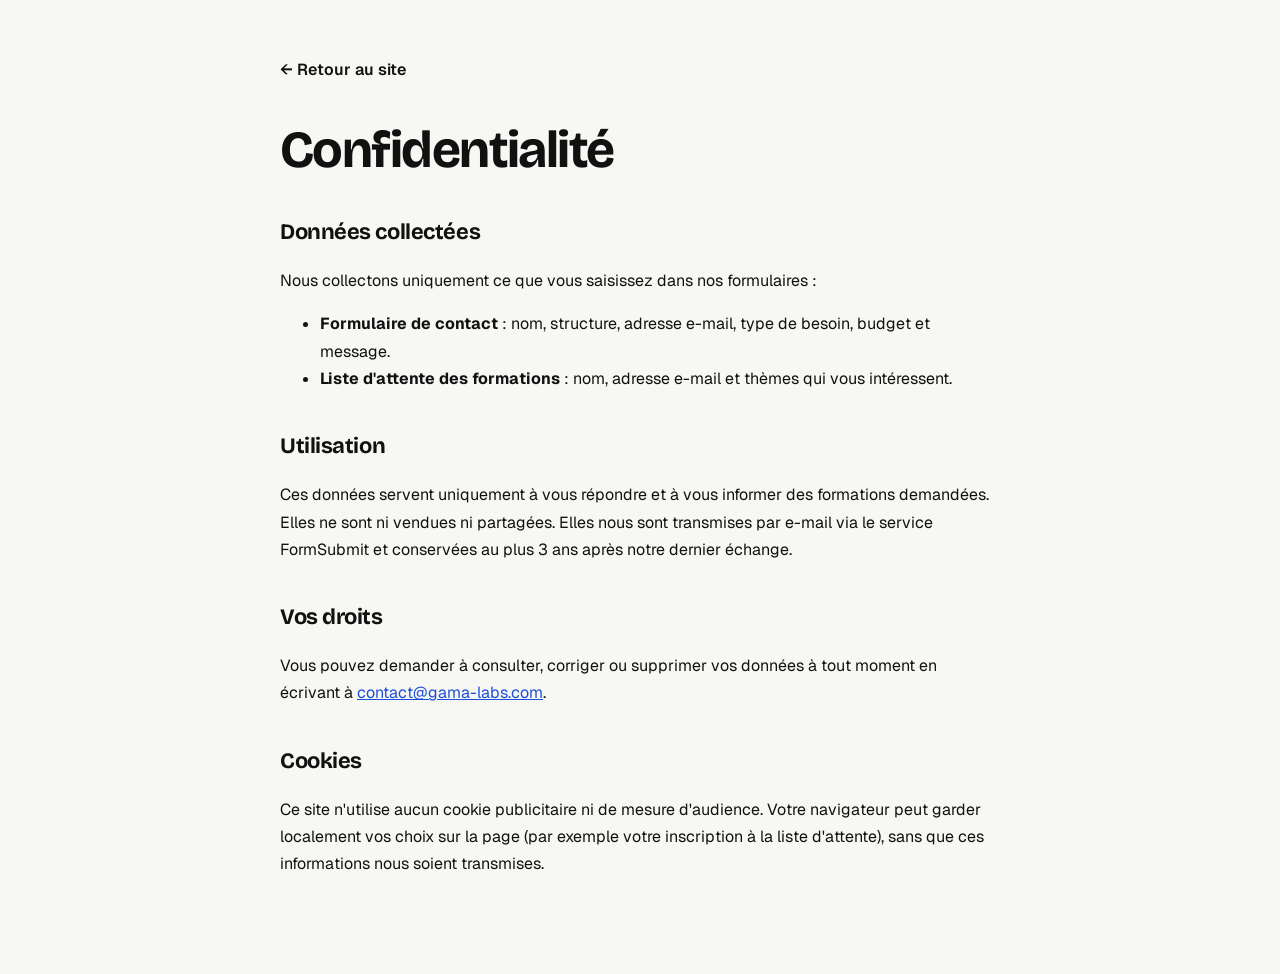
<file: site/confidentialite.html>
<!DOCTYPE html>
<html lang="fr">
<head>
<meta charset="utf-8">
<meta name="viewport" content="width=device-width, initial-scale=1">
<title>Confidentialité · Gama_Labs</title>
<meta name="robots" content="noindex">
<link rel="icon" type="image/png" href="favicon.png">
<link href="https://fonts.googleapis.com/css2?family=Bricolage+Grotesque:opsz,wght@12..96,700&family=Geist:wght@400;600&display=swap" rel="stylesheet">
<link rel="stylesheet" href="legal.css">
</head>
<body>
<main>
  <a class="back" href="/">← Retour au site</a>
  <h1>Confidentialité</h1>

  <h2>Données collectées</h2>
  <p>Nous collectons uniquement ce que vous saisissez dans nos formulaires :</p>
  <ul>
    <li><strong>Formulaire de contact</strong> : nom, structure, adresse e-mail, type de besoin, budget et message.</li>
    <li><strong>Liste d'attente des formations</strong> : nom, adresse e-mail et thèmes qui vous intéressent.</li>
  </ul>

  <h2>Utilisation</h2>
  <p>Ces données servent uniquement à vous répondre et à vous informer des formations demandées. Elles ne sont ni vendues ni partagées. Elles nous sont transmises par e-mail via le service FormSubmit et conservées au plus 3 ans après notre dernier échange.</p>

  <h2>Vos droits</h2>
  <p>Vous pouvez demander à consulter, corriger ou supprimer vos données à tout moment en écrivant à <a href="mailto:contact@gama-labs.com">contact@gama-labs.com</a>.</p>

  <h2 id="cookies">Cookies</h2>
  <p>Ce site n'utilise aucun cookie publicitaire ni de mesure d'audience. Votre navigateur peut garder localement vos choix sur la page (par exemple votre inscription à la liste d'attente), sans que ces informations nous soient transmises.</p>
</main>
</body>
</html>
</file>
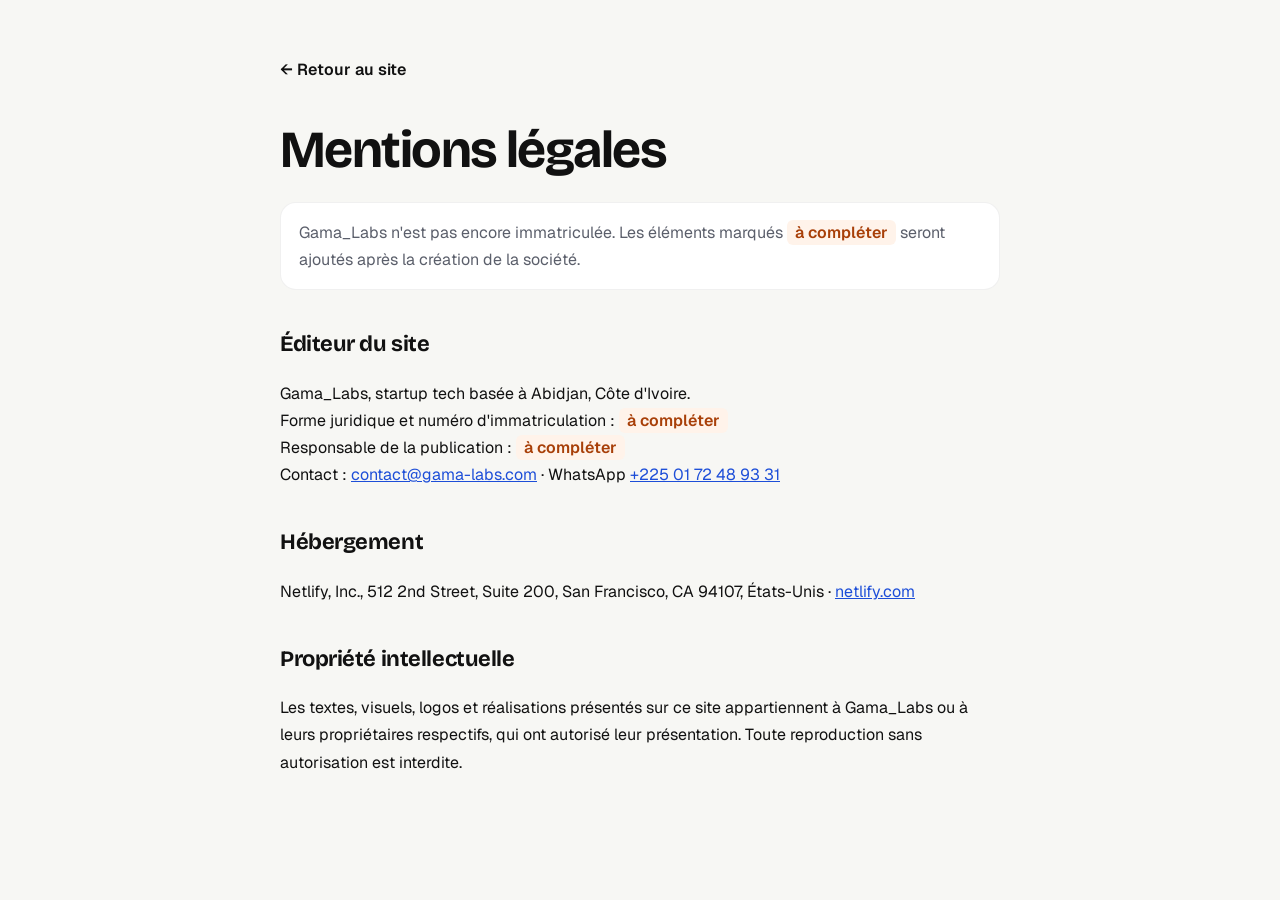
<file: site/mentions-legales.html>
<!DOCTYPE html>
<html lang="fr">
<head>
<meta charset="utf-8">
<meta name="viewport" content="width=device-width, initial-scale=1">
<title>Mentions légales · Gama_Labs</title>
<meta name="robots" content="noindex">
<link rel="icon" type="image/png" href="favicon.png">
<link href="https://fonts.googleapis.com/css2?family=Bricolage+Grotesque:opsz,wght@12..96,700&family=Geist:wght@400;600&display=swap" rel="stylesheet">
<link rel="stylesheet" href="legal.css">
</head>
<body>
<main>
  <a class="back" href="/">← Retour au site</a>
  <h1>Mentions légales</h1>
  <p class="note">Gama_Labs n'est pas encore immatriculée. Les éléments marqués <span class="todo">à compléter</span> seront ajoutés après la création de la société.</p>

  <h2>Éditeur du site</h2>
  <p>Gama_Labs, startup tech basée à Abidjan, Côte d'Ivoire.<br>
  Forme juridique et numéro d'immatriculation : <span class="todo">à compléter</span><br>
  Responsable de la publication : <span class="todo">à compléter</span><br>
  Contact : <a href="mailto:contact@gama-labs.com">contact@gama-labs.com</a> · WhatsApp <a href="https://wa.me/2250172489331">+225 01 72 48 93 31</a></p>

  <h2>Hébergement</h2>
  <p>Netlify, Inc., 512 2nd Street, Suite 200, San Francisco, CA 94107, États-Unis · <a href="https://www.netlify.com">netlify.com</a></p>

  <h2>Propriété intellectuelle</h2>
  <p>Les textes, visuels, logos et réalisations présentés sur ce site appartiennent à Gama_Labs ou à leurs propriétaires respectifs, qui ont autorisé leur présentation. Toute reproduction sans autorisation est interdite.</p>
</main>
</body>
</html>
</file>
<file: site/legal.css>
body{margin:0;background:#F7F7F4;color:#111;font:16px/1.7 Geist,system-ui,sans-serif;padding-inline:20px}
main{max-width:720px;margin:0 auto;padding-block:56px 80px}
a{color:#1D4ED8}
.back{display:inline-flex;gap:8px;font-weight:600;text-decoration:none;color:#111;margin-bottom:40px}
h1{font-family:'Bricolage Grotesque',system-ui,sans-serif;font-size:clamp(34px,6vw,52px);line-height:1.05;letter-spacing:-.03em;margin:0 0 24px}
h2{font-family:'Bricolage Grotesque',system-ui,sans-serif;font-size:22px;letter-spacing:-.02em;margin:36px 0 8px}
.todo{background:#FFF3EA;color:#A83F08;padding:2px 8px;border-radius:6px;font-weight:600}
.note{background:#fff;border:1px solid rgba(0,0,0,.06);border-radius:16px;padding:16px 18px;color:#5B5F6B}
</file>
